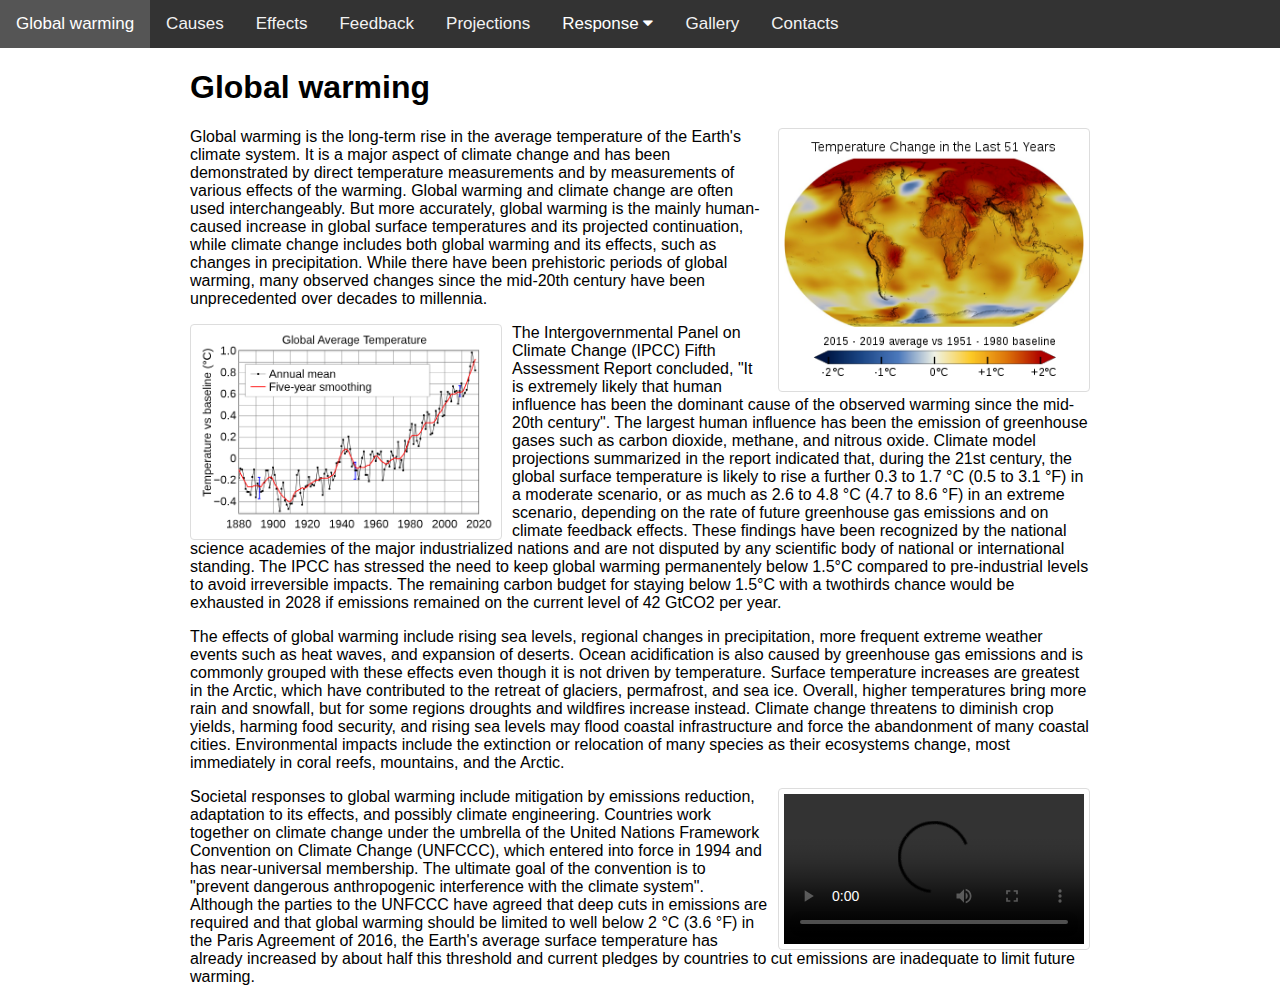
<file: index.html>
<!doctype html>
<html lang="en">
<head>
    <meta charset="UTF-8">
    <meta name="viewport" content="width=device-width, user-scalable=no, initial-scale=1.0, maximum-scale=1.0, minimum-scale=1.0">
    <meta http-equiv="X-UA-Compatible" content="ie=edge">
    <link rel="shortcut icon" type="image/x-icon" href="images/index/logo.png">
    <title>Global warming</title>
    <link rel="stylesheet" href="./css/style.css">
    <link rel="stylesheet" href="https://cdnjs.cloudflare.com/ajax/libs/font-awesome/4.7.0/css/font-awesome.min.css">
    <script src="js/script.js"></script>
</head>
<body>
    <div class="topnav" id="myTopnav">
        <a href="index.html" class="active">Global warming</a>
        <a href="causes.html">Causes</a>
        <a href="effects.html">Effects</a>
        <a href="feedback.html">Feedback</a>
        <a href="projections.html">Projections</a>
        <div class="dropdown">
            <button class="dropbtn">Response
                <i class="fa fa-caret-down"></i>
            </button>
            <div class="dropdown-content">
                <a href="response.html">Introduction</a>
                <a href="response.html#mitigation">Mitigation</a>
                <a href="response.html#drivers">Drivers of greenhouse gas emissions</a>
                <a href="response.html#reducing">Reducing greenhouse gases</a>
            </div>
        </div>
        <a href="javascript:void(0);" style="font-size:15px;" class="icon" onclick="myFunction()">&#9776;</a>
        <a href="gallery.html">Gallery</a>
        <a href="contact.html">Contacts</a>
    </div>
    <div class="text">
        <h1>Global warming</h1>
        <div class="center"><img src="images/index/1024px-Change_in_Average_Temperature.png" alt="Temperature change in the Last 51 Years" class="img-right"></div><p>Global warming is the long-term rise in the average temperature of the Earth's climate system. It is a major aspect of climate change and has been demonstrated by direct temperature measurements and by measurements of various effects of the warming. Global warming and climate change are often used interchangeably. But more accurately, global warming is the mainly human-caused increase in global surface temperatures and its projected continuation, while climate change includes both global warming and its effects, such as changes in precipitation. While there have been prehistoric periods of global warming, many observed changes since the mid-20th century have been unprecedented over decades to millennia.</p>
        <div class="center"><img src="images/index/1280px-Global_Temperature_Anomaly.svg.png" alt="Global temperature anomaly" class="img-left"></div><p>The Intergovernmental Panel on Climate Change (IPCC) Fifth Assessment Report concluded, "It is extremely likely that human influence has been the dominant cause of the observed warming since the mid-20th century". The largest human influence has been the emission of greenhouse gases such as carbon dioxide, methane, and nitrous oxide. Climate model projections summarized in the report indicated that, during the 21st century, the global surface temperature is likely to rise a further 0.3 to 1.7 °C (0.5 to 3.1 °F) in a moderate scenario, or as much as 2.6 to 4.8 °C (4.7 to 8.6 °F) in an extreme scenario, depending on the rate of future greenhouse gas emissions and on climate feedback effects. These findings have been recognized by the national science academies of the major industrialized nations and are not disputed by any scientific body of national or international standing. The IPCC has stressed the need to keep global warming permanentely below 1.5°C compared to pre-industrial levels to avoid irreversible impacts. The remaining carbon budget for staying below 1.5°C with a twothirds chance would be exhausted in 2028 if emissions remained on the current level of 42 GtCO2 per year.</p>
        <p>The effects of global warming include rising sea levels, regional changes in precipitation, more frequent extreme weather events such as heat waves, and expansion of deserts. Ocean acidification is also caused by greenhouse gas emissions and is commonly grouped with these effects even though it is not driven by temperature. Surface temperature increases are greatest in the Arctic, which have contributed to the retreat of glaciers, permafrost, and sea ice. Overall, higher temperatures bring more rain and snowfall, but for some regions droughts and wildfires increase instead. Climate change threatens to diminish crop yields, harming food security, and rising sea levels may flood coastal infrastructure and force the abandonment of many coastal cities. Environmental impacts include the extinction or relocation of many species as their ecosystems change, most immediately in coral reefs, mountains, and the Arctic.</p>
        <div class="center">
            <video width="300" controls class="video">
                <source src="https://upload.wikimedia.org/wikipedia/commons/transcoded/b/b9/1880-_Global_surface_temperature_-_heat_map_animation_-_NASA_SVS.webm/1880-_Global_surface_temperature_-_heat_map_animation_-_NASA_SVS.webm.480p.vp9.webm" type="video/mp4">
            </video>
        </div>
        <p>Societal responses to global warming include mitigation by emissions reduction, adaptation to its effects, and possibly climate engineering. Countries work together on climate change under the umbrella of the United Nations Framework Convention on Climate Change (UNFCCC), which entered into force in 1994 and has near-universal membership. The ultimate goal of the convention is to "prevent dangerous anthropogenic interference with the climate system". Although the parties to the UNFCCC have agreed that deep cuts in emissions are required and that global warming should be limited to well below 2 °C (3.6 °F) in the Paris Agreement of 2016, the Earth's average surface temperature has already increased by about half this threshold and current pledges by countries to cut emissions are inadequate to limit future warming.</p>
    </div>
</body>
</file>
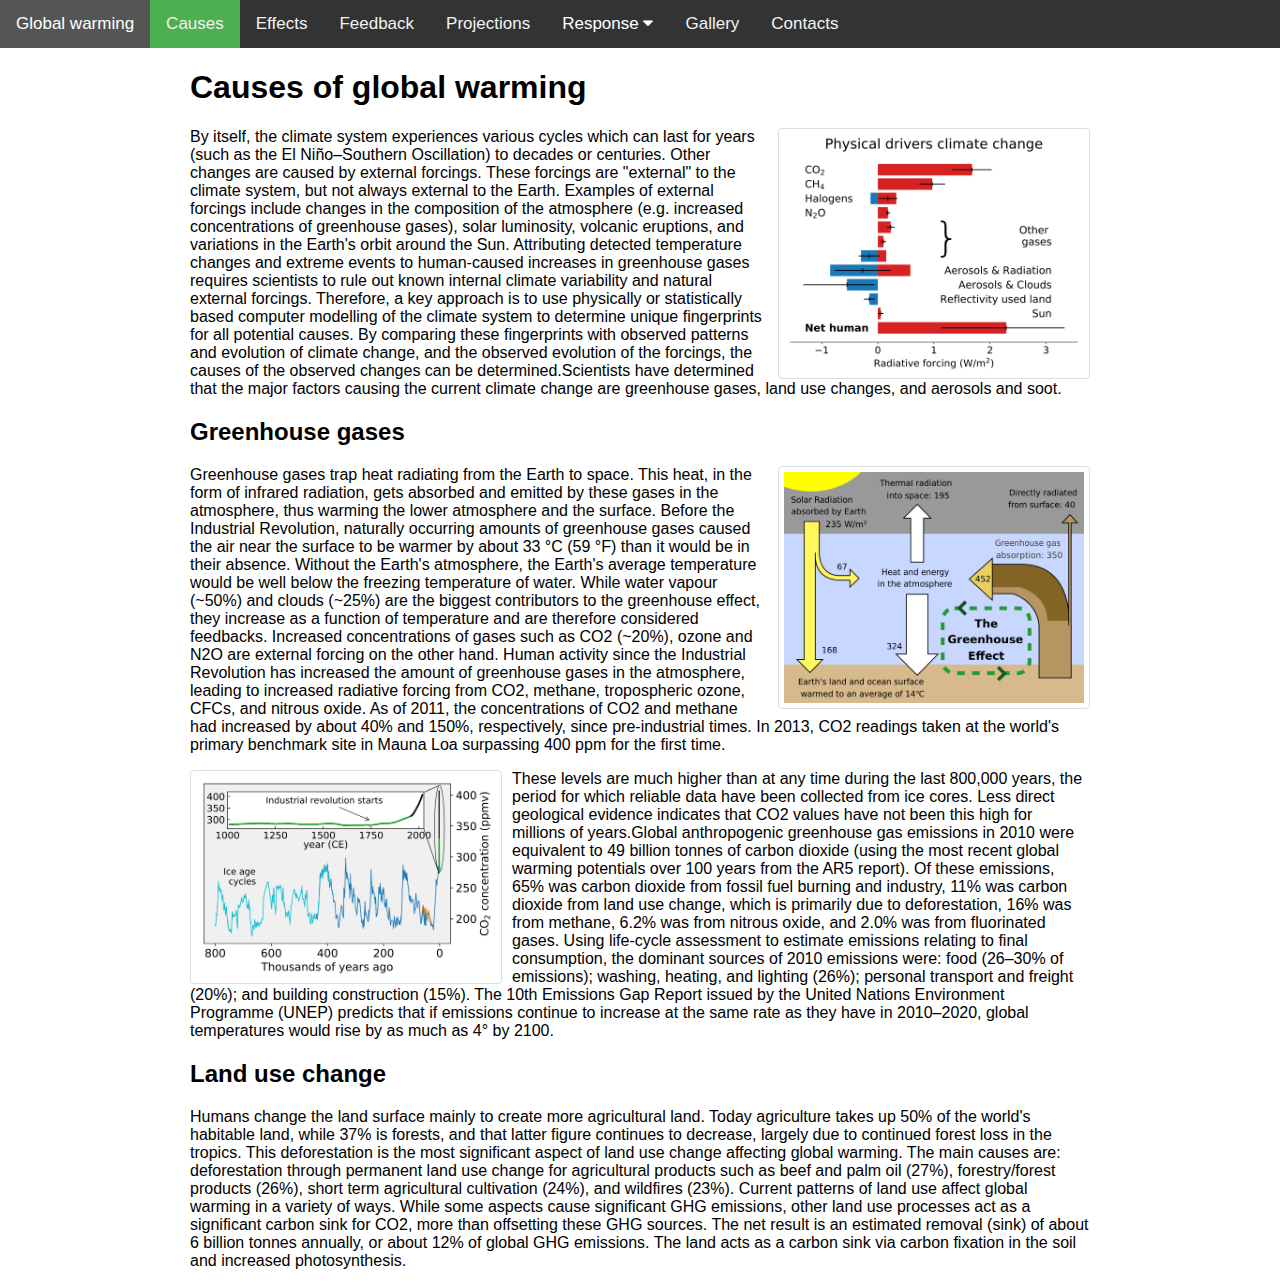
<file: causes.html>
<!doctype html>
<html lang="en">
<head>
    <meta charset="UTF-8">
    <meta name="viewport" content="width=device-width, user-scalable=no, initial-scale=1.0, maximum-scale=1.0, minimum-scale=1.0">
    <meta http-equiv="X-UA-Compatible" content="ie=edge">
    <link rel="shortcut icon" type="image/x-icon" href="images/index/logo.png">
    <title>Causes of global warming</title>
    <link rel="stylesheet" href="./css/style.css">
    <link rel="stylesheet" href="https://cdnjs.cloudflare.com/ajax/libs/font-awesome/4.7.0/css/font-awesome.min.css">
    <script src="js/script.js"></script>
</head>
<body>
    <div class="topnav" id="myTopnav">
        <a href="index.html">Global warming</a>
        <a href="causes.html" class="active">Causes</a>
        <a href="effects.html">Effects</a>
        <a href="feedback.html">Feedback</a>
        <a href="projections.html">Projections</a>
        <div class="dropdown">
            <button class="dropbtn">Response
                <i class="fa fa-caret-down"></i>
            </button>
            <div class="dropdown-content">
                <a href="response.html">Introduction</a>
                <a href="response.html#mitigation">Mitigation</a>
                <a href="response.html#drivers">Drivers of greenhouse gas emissions</a>
                <a href="response.html#reducing">Reducing greenhouse gases</a>
            </div>
        </div>
        <a href="javascript:void(0);" style="font-size:15px;" class="icon" onclick="myFunction()">&#9776;</a>
        <a href="gallery.html">Gallery</a>
        <a href="contact.html">Contacts</a>
    </div>
    <div class="text">
        <h1>Causes of global warming</h1>
        <div class="center"><img src="./images/causes/1280px-Radiative_forcing_1750-2011.svg.png" alt="Radiative forcing 1750-2011" class="img-right"></div><p>By itself, the climate system experiences various cycles which can last for years (such as the El Niño–Southern Oscillation) to decades or centuries. Other changes are caused by external forcings. These forcings are "external" to the climate system, but not always external to the Earth. Examples of external forcings include changes in the composition of the atmosphere (e.g. increased concentrations of greenhouse gases), solar luminosity, volcanic eruptions, and variations in the Earth's orbit around the Sun. Attributing detected temperature changes and extreme events to human-caused increases in greenhouse gases requires scientists to rule out known internal climate variability and natural external forcings. Therefore, a key approach is to use physically or statistically based computer modelling of the climate system to determine unique fingerprints for all potential causes. By comparing these fingerprints with observed patterns and evolution of climate change, and the observed evolution of the forcings, the causes of the observed changes can be determined.Scientists have determined that the major factors causing the current climate change are greenhouse gases, land use changes, and aerosols and soot.</p>
        <h2>Greenhouse gases</h2>
        <div class="center"><img src="./images/causes/1280px-Greenhouse_Effect.svg.png" alt="Greenhouse Effect" class="img-right"></div><p>Greenhouse gases trap heat radiating from the Earth to space. This heat, in the form of infrared radiation, gets absorbed and emitted by these gases in the atmosphere, thus warming the lower atmosphere and the surface. Before the Industrial Revolution, naturally occurring amounts of greenhouse gases caused the air near the surface to be warmer by about 33 °C (59 °F) than it would be in their absence. Without the Earth's atmosphere, the Earth's average temperature would be well below the freezing temperature of water. While water vapour (~50%) and clouds (~25%) are the biggest contributors to the greenhouse effect, they increase as a function of temperature and are therefore considered feedbacks. Increased concentrations of gases such as CO2 (~20%), ozone and N2O are external forcing on the other hand. Human activity since the Industrial Revolution has increased the amount of greenhouse gases in the atmosphere, leading to increased radiative forcing from CO2, methane, tropospheric ozone, CFCs, and nitrous oxide. As of 2011, the concentrations of CO2 and methane had increased by about 40% and 150%, respectively, since pre-industrial times. In 2013, CO2 readings taken at the world's primary benchmark site in Mauna Loa surpassing 400 ppm for the first time.</p>
        <div class="center"><img src="./images/causes/1280px-Carbon_Dioxide_800kyr.svg.png" alt="Carbon Dioxide" class="img-left"></div>
        <p>These levels are much higher than at any time during the last 800,000 years, the period for which reliable data have been collected from ice cores. Less direct geological evidence indicates that CO2 values have not been this high for millions of years.Global anthropogenic greenhouse gas emissions in 2010 were equivalent to 49 billion tonnes of carbon dioxide (using the most recent global warming potentials over 100 years from the AR5 report). Of these emissions, 65% was carbon dioxide from fossil fuel burning and industry, 11% was carbon dioxide from land use change, which is primarily due to deforestation, 16% was from methane, 6.2% was from nitrous oxide, and 2.0% was from fluorinated gases. Using life-cycle assessment to estimate emissions relating to final consumption, the dominant sources of 2010 emissions were: food (26–30% of emissions); washing, heating, and lighting (26%); personal transport and freight (20%); and building construction (15%). The 10th Emissions Gap Report issued by the United Nations Environment Programme (UNEP) predicts that if emissions continue to increase at the same rate as they have in 2010–2020, global temperatures would rise by as much as 4° by 2100.</p>
        <h2>Land use change</h2>
        <p>Humans change the land surface mainly to create more agricultural land. Today agriculture takes up 50% of the world's habitable land, while 37% is forests, and that latter figure continues to decrease, largely due to continued forest loss in the tropics. This deforestation is the most significant aspect of land use change affecting global warming. The main causes are: deforestation through permanent land use change for agricultural products such as beef and palm oil (27%), forestry/forest products (26%), short term agricultural cultivation (24%), and wildfires (23%). Current patterns of land use affect global warming in a variety of ways. While some aspects cause significant GHG emissions, other land use processes act as a significant carbon sink for CO2, more than offsetting these GHG sources. The net result is an estimated removal (sink) of about 6 billion tonnes annually, or about 12% of global GHG emissions. The land acts as a carbon sink via carbon fixation in the soil and increased photosynthesis.
        </p>
    </div>
</body>
</html>
</file>
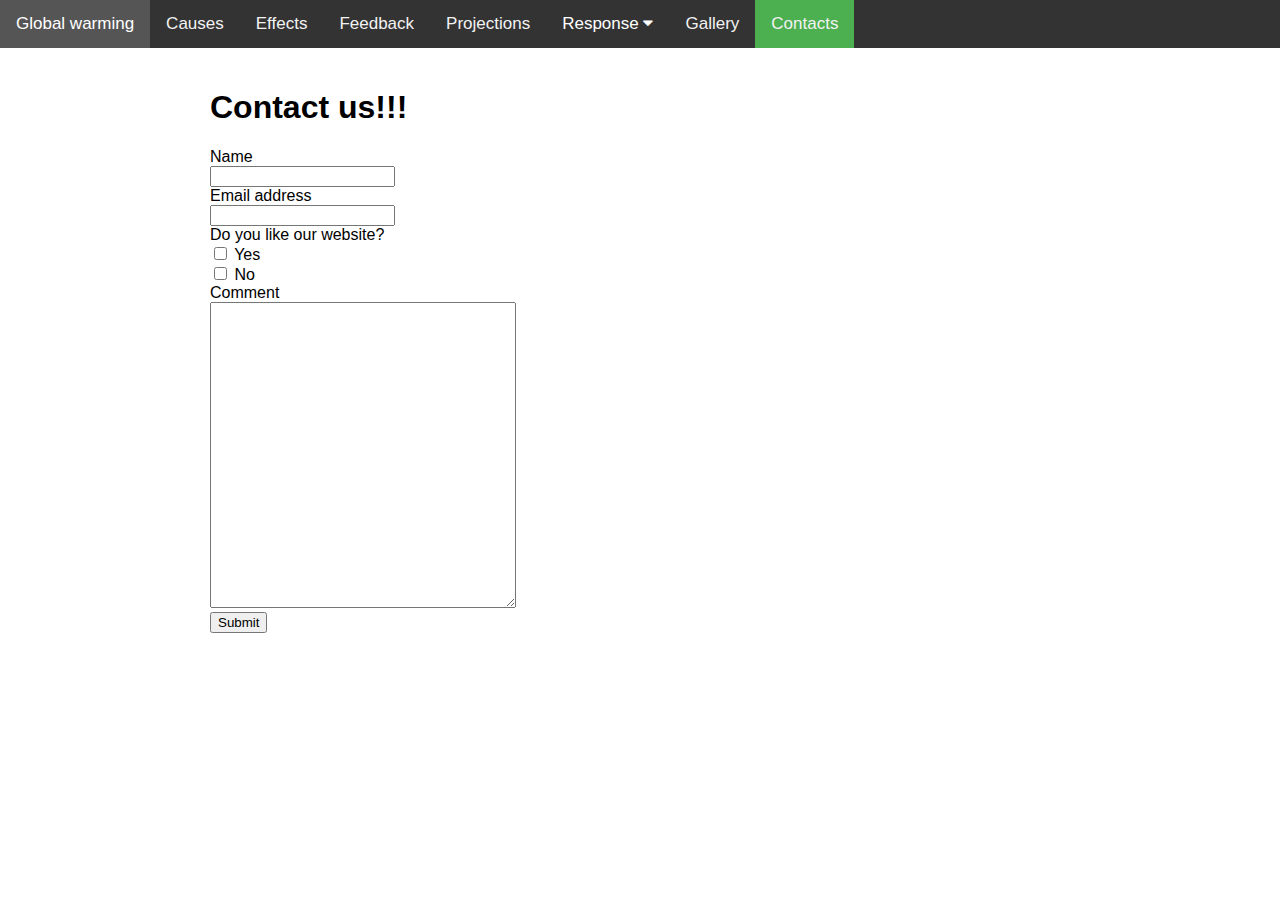
<file: contact.html>
<!doctype html>
<html lang="en">
<head>
    <meta charset="UTF-8">
    <meta name="viewport" content="width=device-width, user-scalable=no, initial-scale=1.0, maximum-scale=1.0, minimum-scale=1.0">
    <meta http-equiv="X-UA-Compatible" content="ie=edge">
    <link rel="shortcut icon" type="image/x-icon" href="images/index/logo.png">
    <title>Global warming</title>
    <link rel="stylesheet" href="./css/style.css">
    <link rel="stylesheet" href="https://cdnjs.cloudflare.com/ajax/libs/font-awesome/4.7.0/css/font-awesome.min.css">
    <script src="js/script.js"></script>
</head>
<body>
    <div class="topnav" id="myTopnav">
        <a href="index.html">Global warming</a>
        <a href="causes.html">Causes</a>
        <a href="effects.html">Effects</a>
        <a href="feedback.html">Feedback</a>
        <a href="projections.html">Projections</a>
        <div class="dropdown">
            <button class="dropbtn">Response
                <i class="fa fa-caret-down"></i>
            </button>
            <div class="dropdown-content">
                <a href="response.html">Introduction</a>
                <a href="response.html#mitigation">Mitigation</a>
                <a href="response.html#drivers">Drivers of greenhouse gas emissions</a>
                <a href="response.html#reducing">Reducing greenhouse gases</a>
            </div>
        </div>
        <a href="javascript:void(0);" style="font-size:15px;" class="icon" onclick="myFunction()">&#9776;</a>
        <a href="gallery.html">Gallery</a>
        <a href="contact.html" class="active">Contacts</a>
    </div>
    <div class="text">
        <div style="float: left; padding: 20px;">
            <h1>Contact us!!!</h1>
            <form action="#" class="form">
                <label for="name">Name</label><br>
                <input type="text" id="name" name="name"><br>
                <label for="email">Email address</label><br>
                <input type="email" id="email" name="email"><br>
                <div>Do you like our website?</div>
                <input type="checkbox" id="yes" name="yes" value="yes">
                <label for="yes">Yes</label><br>
                <input type="checkbox" id="no" name="no" value="no">
                <label for="no">No</label><br>
                <label for="comment">Comment</label><br>
                <textarea id="comment" name="comment" style="width: 300px"></textarea><br>
                <input type="submit" value="Submit">
            </form>
        </div>
        <div style="float: left; padding: 20px;">
            <iframe src="https://www.google.com/maps/embed?pb=!1m18!1m12!1m3!1d34809.6311779644!2d24.10881908785258!3d56.95562077249511!2m3!1f0!2f0!3f0!3m2!1i1024!2i768!4f13.1!3m3!1m2!1s0x46eecf7bac058ce9%3A0x96a8a0e931b27448!2sRiga%20State%20Technical%20School!5e0!3m2!1sen!2slv!4v1583760378899!5m2!1sen!2slv" width="500" height="520" style="border:0;" allowfullscreen=""></iframe>
        </div>
    </div>
</body>
</html>
</file>
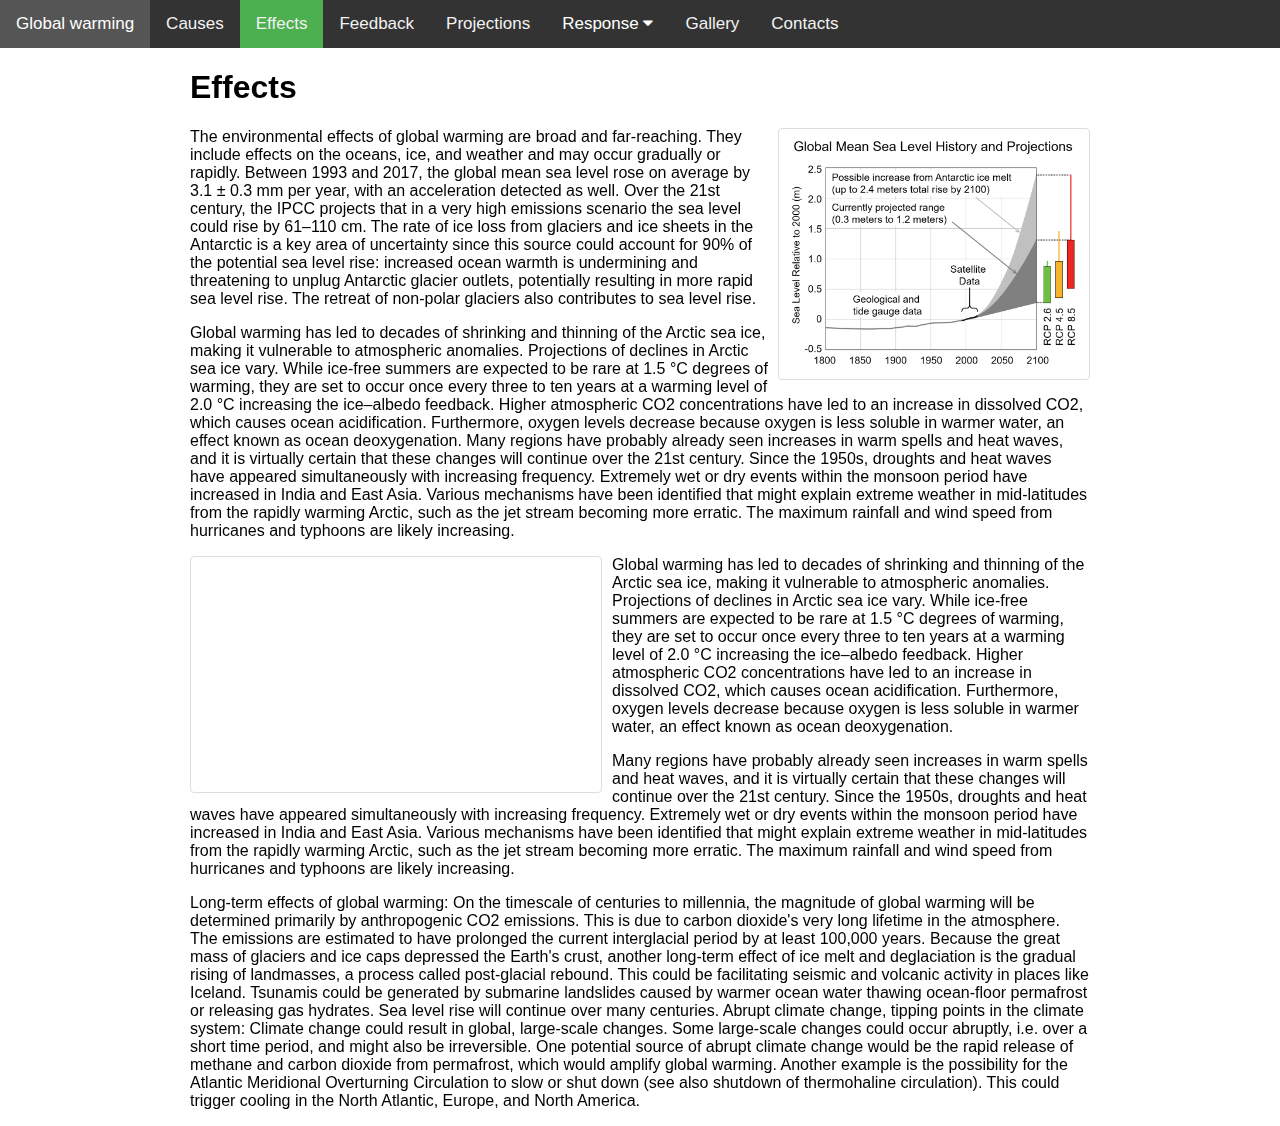
<file: effects.html>
<!doctype html>
<html lang="en">
<head>
    <meta charset="UTF-8">
    <meta name="viewport" content="width=device-width, user-scalable=no, initial-scale=1.0, maximum-scale=1.0, minimum-scale=1.0">
    <meta http-equiv="X-UA-Compatible" content="ie=edge">
    <link rel="shortcut icon" type="image/x-icon" href="images/index/logo.png">
    <title>Effects</title>
    <link rel="stylesheet" href="./css/style.css">
    <link rel="stylesheet" href="https://cdnjs.cloudflare.com/ajax/libs/font-awesome/4.7.0/css/font-awesome.min.css">
    <script src="js/script.js"></script>
</head>
<body>
    <div class="topnav" id="myTopnav">
        <a href="index.html">Global warming</a>
        <a href="causes.html">Causes</a>
        <a href="effects.html" class="active">Effects</a>
        <a href="feedback.html">Feedback</a>
        <a href="projections.html">Projections</a>
        <div class="dropdown">
            <button class="dropbtn">Response
                <i class="fa fa-caret-down"></i>
            </button>
            <div class="dropdown-content">
                <a href="response.html">Introduction</a>
                <a href="response.html#mitigation">Mitigation</a>
                <a href="response.html#drivers">Drivers of greenhouse gas emissions</a>
                <a href="response.html#reducing">Reducing greenhouse gases</a>
            </div>
        </div>
        <a href="javascript:void(0);" style="font-size:15px;" class="icon" onclick="myFunction()">&#9776;</a>
        <a href="gallery.html">Gallery</a>
        <a href="contact.html">Contacts</a>
    </div>
    <div class="text">
        <h1>Effects</h1>
        <div class="center"><img src="images/effects/1024px-Sea_Level_Rise.png" alt="Sea level rise" class="img-right"></div><p>The environmental effects of global warming are broad and far-reaching. They include effects on the oceans, ice, and weather and may occur gradually or rapidly. Between 1993 and 2017, the global mean sea level rose on average by 3.1 ± 0.3 mm per year, with an acceleration detected as well. Over the 21st century, the IPCC projects that in a very high emissions scenario the sea level could rise by 61–110 cm. The rate of ice loss from glaciers and ice sheets in the Antarctic is a key area of uncertainty since this source could account for 90% of the potential sea level rise: increased ocean warmth is undermining and threatening to unplug Antarctic glacier outlets, potentially resulting in more rapid sea level rise. The retreat of non-polar glaciers also contributes to sea level rise.</p>
        <p>Global warming has led to decades of shrinking and thinning of the Arctic sea ice, making it vulnerable to atmospheric anomalies. Projections of declines in Arctic sea ice vary. While ice-free summers are expected to be rare at 1.5 °C degrees of warming, they are set to occur once every three to ten years at a warming level of 2.0 °C increasing the ice–albedo feedback. Higher atmospheric CO2 concentrations have led to an increase in dissolved CO2, which causes ocean acidification. Furthermore, oxygen levels decrease because oxygen is less soluble in warmer water, an effect known as ocean deoxygenation. Many regions have probably already seen increases in warm spells and heat waves, and it is virtually certain that these changes will continue over the 21st century. Since the 1950s, droughts and heat waves have appeared simultaneously with increasing frequency. Extremely wet or dry events within the monsoon period have increased in India and East Asia. Various mechanisms have been identified that might explain extreme weather in mid-latitudes from the rapidly warming Arctic, such as the jet stream becoming more erratic. The maximum rainfall and wind speed from hurricanes and typhoons are likely increasing.</p>
        <div class="center"><iframe src="https://www.youtube.com/embed/SA5zh3yG_-0" allow="accelerometer; autoplay; encrypted-media; gyroscope; picture-in-picture" allowfullscreen class="video-youtube"></iframe></div><p>Global warming has led to decades of shrinking and thinning of the Arctic sea ice, making it vulnerable to atmospheric anomalies. Projections of declines in Arctic sea ice vary. While ice-free summers are expected to be rare at 1.5 °C degrees of warming, they are set to occur once every three to ten years at a warming level of 2.0 °C increasing the ice–albedo feedback. Higher atmospheric CO2 concentrations have led to an increase in dissolved CO2, which causes ocean acidification. Furthermore, oxygen levels decrease because oxygen is less soluble in warmer water, an effect known as ocean deoxygenation.</p>
        <p>Many regions have probably already seen increases in warm spells and heat waves, and it is virtually certain that these changes will continue over the 21st century. Since the 1950s, droughts and heat waves have appeared simultaneously with increasing frequency. Extremely wet or dry events within the monsoon period have increased in India and East Asia. Various mechanisms have been identified that might explain extreme weather in mid-latitudes from the rapidly warming Arctic, such as the jet stream becoming more erratic. The maximum rainfall and wind speed from hurricanes and typhoons are likely increasing.</p>
        <p>Long-term effects of global warming: On the timescale of centuries to millennia, the magnitude of global warming will be determined primarily by anthropogenic CO2 emissions. This is due to carbon dioxide's very long lifetime in the atmosphere. The emissions are estimated to have prolonged the current interglacial period by at least 100,000 years. Because the great mass of glaciers and ice caps depressed the Earth's crust, another long-term effect of ice melt and deglaciation is the gradual rising of landmasses, a process called post-glacial rebound. This could be facilitating seismic and volcanic activity in places like Iceland. Tsunamis could be generated by submarine landslides caused by warmer ocean water thawing ocean-floor permafrost or releasing gas hydrates. Sea level rise will continue over many centuries. Abrupt climate change, tipping points in the climate system: Climate change could result in global, large-scale changes. Some large-scale changes could occur abruptly, i.e. over a short time period, and might also be irreversible. One potential source of abrupt climate change would be the rapid release of methane and carbon dioxide from permafrost, which would amplify global warming. Another example is the possibility for the Atlantic Meridional Overturning Circulation to slow or shut down (see also shutdown of thermohaline circulation). This could trigger cooling in the North Atlantic, Europe, and North America.</p>
    </div>
</body>
</html>
</file>
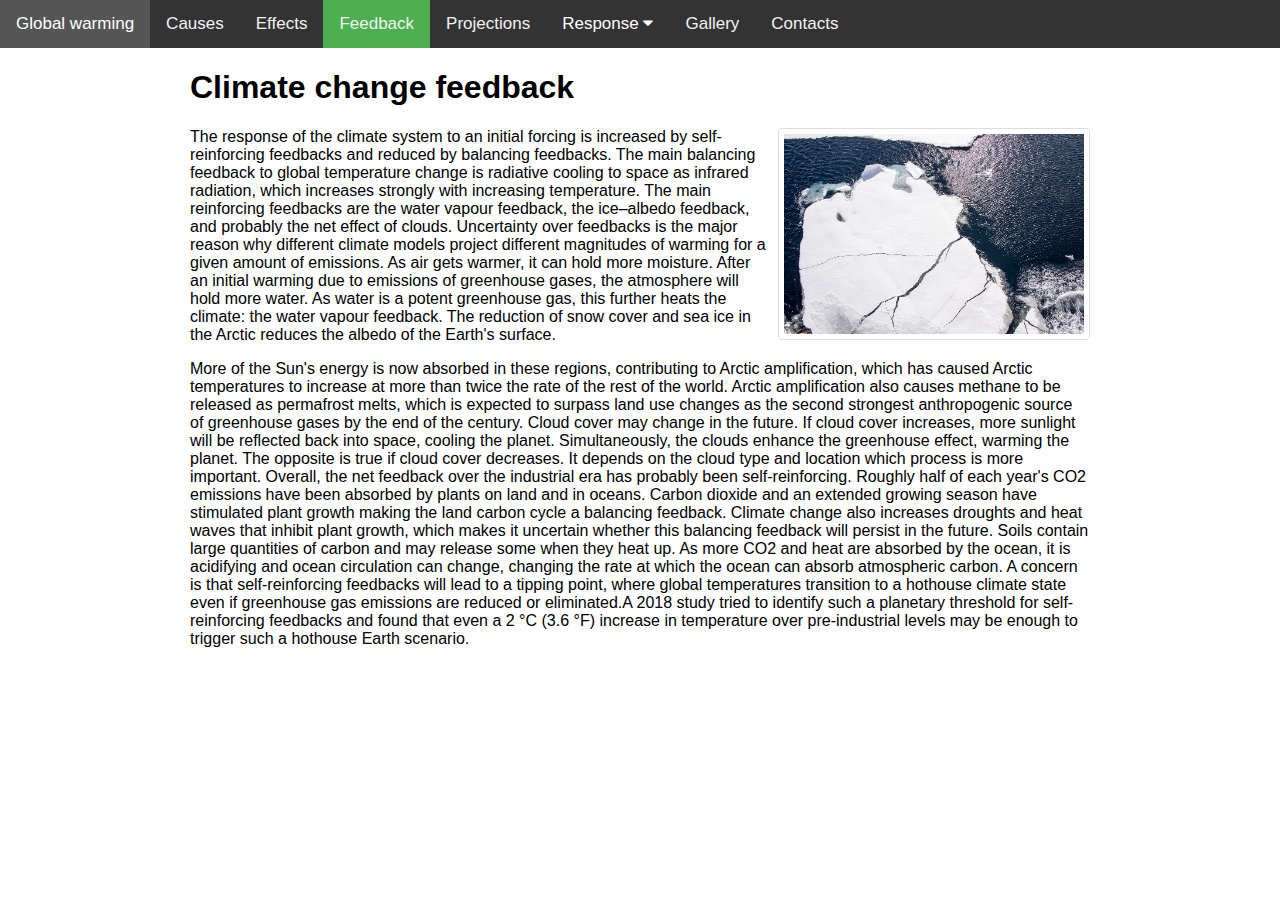
<file: feedback.html>
<!doctype html>
<html lang="en">
<head>
    <meta charset="UTF-8">
    <meta name="viewport" content="width=device-width, user-scalable=no, initial-scale=1.0, maximum-scale=1.0, minimum-scale=1.0">
    <meta http-equiv="X-UA-Compatible" content="ie=edge">
    <link rel="shortcut icon" type="image/x-icon" href="images/index/logo.png">
    <title>Climate change feedback</title>
    <link rel="stylesheet" href="./css/style.css">
    <link rel="stylesheet" href="https://cdnjs.cloudflare.com/ajax/libs/font-awesome/4.7.0/css/font-awesome.min.css">
    <script src="js/script.js"></script>
</head>
<body>
    <div class="topnav" id="myTopnav">
        <a href="index.html">Global warming</a>
        <a href="causes.html">Causes</a>
        <a href="effects.html">Effects</a>
        <a href="feedback.html" class="active">Feedback</a>
        <a href="projections.html">Projections</a>
        <div class="dropdown">
            <button class="dropbtn">Response
                <i class="fa fa-caret-down"></i>
            </button>
            <div class="dropdown-content">
                <a href="response.html">Introduction</a>
                <a href="response.html#mitigation">Mitigation</a>
                <a href="response.html#drivers">Drivers of greenhouse gas emissions</a>
                <a href="response.html#reducing">Reducing greenhouse gases</a>
            </div>
        </div>
        <a href="javascript:void(0);" style="font-size:15px;" class="icon" onclick="myFunction()">&#9776;</a>
        <a href="gallery.html">Gallery</a>
        <a href="contact.html">Contacts</a>
    </div>
    <div class="text">
        <h1>Climate change feedback</h1>
        <div class="center"><img src="images/feedback/NORTH_POLE_Ice_(19626661335).jpg" alt="North pole ice" class="img-right"></div><p>The response of the climate system to an initial forcing is increased by self-reinforcing feedbacks and reduced by balancing feedbacks. The main balancing feedback to global temperature change is radiative cooling to space as infrared radiation, which increases strongly with increasing temperature. The main reinforcing feedbacks are the water vapour feedback, the ice–albedo feedback, and probably the net effect of clouds. Uncertainty over feedbacks is the major reason why different climate models project different magnitudes of warming for a given amount of emissions. As air gets warmer, it can hold more moisture. After an initial warming due to emissions of greenhouse gases, the atmosphere will hold more water. As water is a potent greenhouse gas, this further heats the climate: the water vapour feedback. The reduction of snow cover and sea ice in the Arctic reduces the albedo of the Earth's surface.</p>
        <p>More of the Sun's energy is now absorbed in these regions, contributing to Arctic amplification, which has caused Arctic temperatures to increase at more than twice the rate of the rest of the world. Arctic amplification also causes methane to be released as permafrost melts, which is expected to surpass land use changes as the second strongest anthropogenic source of greenhouse gases by the end of the century. Cloud cover may change in the future. If cloud cover increases, more sunlight will be reflected back into space, cooling the planet. Simultaneously, the clouds enhance the greenhouse effect, warming the planet. The opposite is true if cloud cover decreases. It depends on the cloud type and location which process is more important. Overall, the net feedback over the industrial era has probably been self-reinforcing. Roughly half of each year's CO2 emissions have been absorbed by plants on land and in oceans. Carbon dioxide and an extended growing season have stimulated plant growth making the land carbon cycle a balancing feedback. Climate change also increases droughts and heat waves that inhibit plant growth, which makes it uncertain whether this balancing feedback will persist in the future. Soils contain large quantities of carbon and may release some when they heat up. As more CO2 and heat are absorbed by the ocean, it is acidifying and ocean circulation can change, changing the rate at which the ocean can absorb atmospheric carbon. A concern is that self-reinforcing feedbacks will lead to a tipping point, where global temperatures transition to a hothouse climate state even if greenhouse gas emissions are reduced or eliminated.A 2018 study tried to identify such a planetary threshold for self-reinforcing feedbacks and found that even a 2 °C (3.6 °F) increase in temperature over pre-industrial levels may be enough to trigger such a hothouse Earth scenario.</p>
    </div>
</body>
</html>
</file>
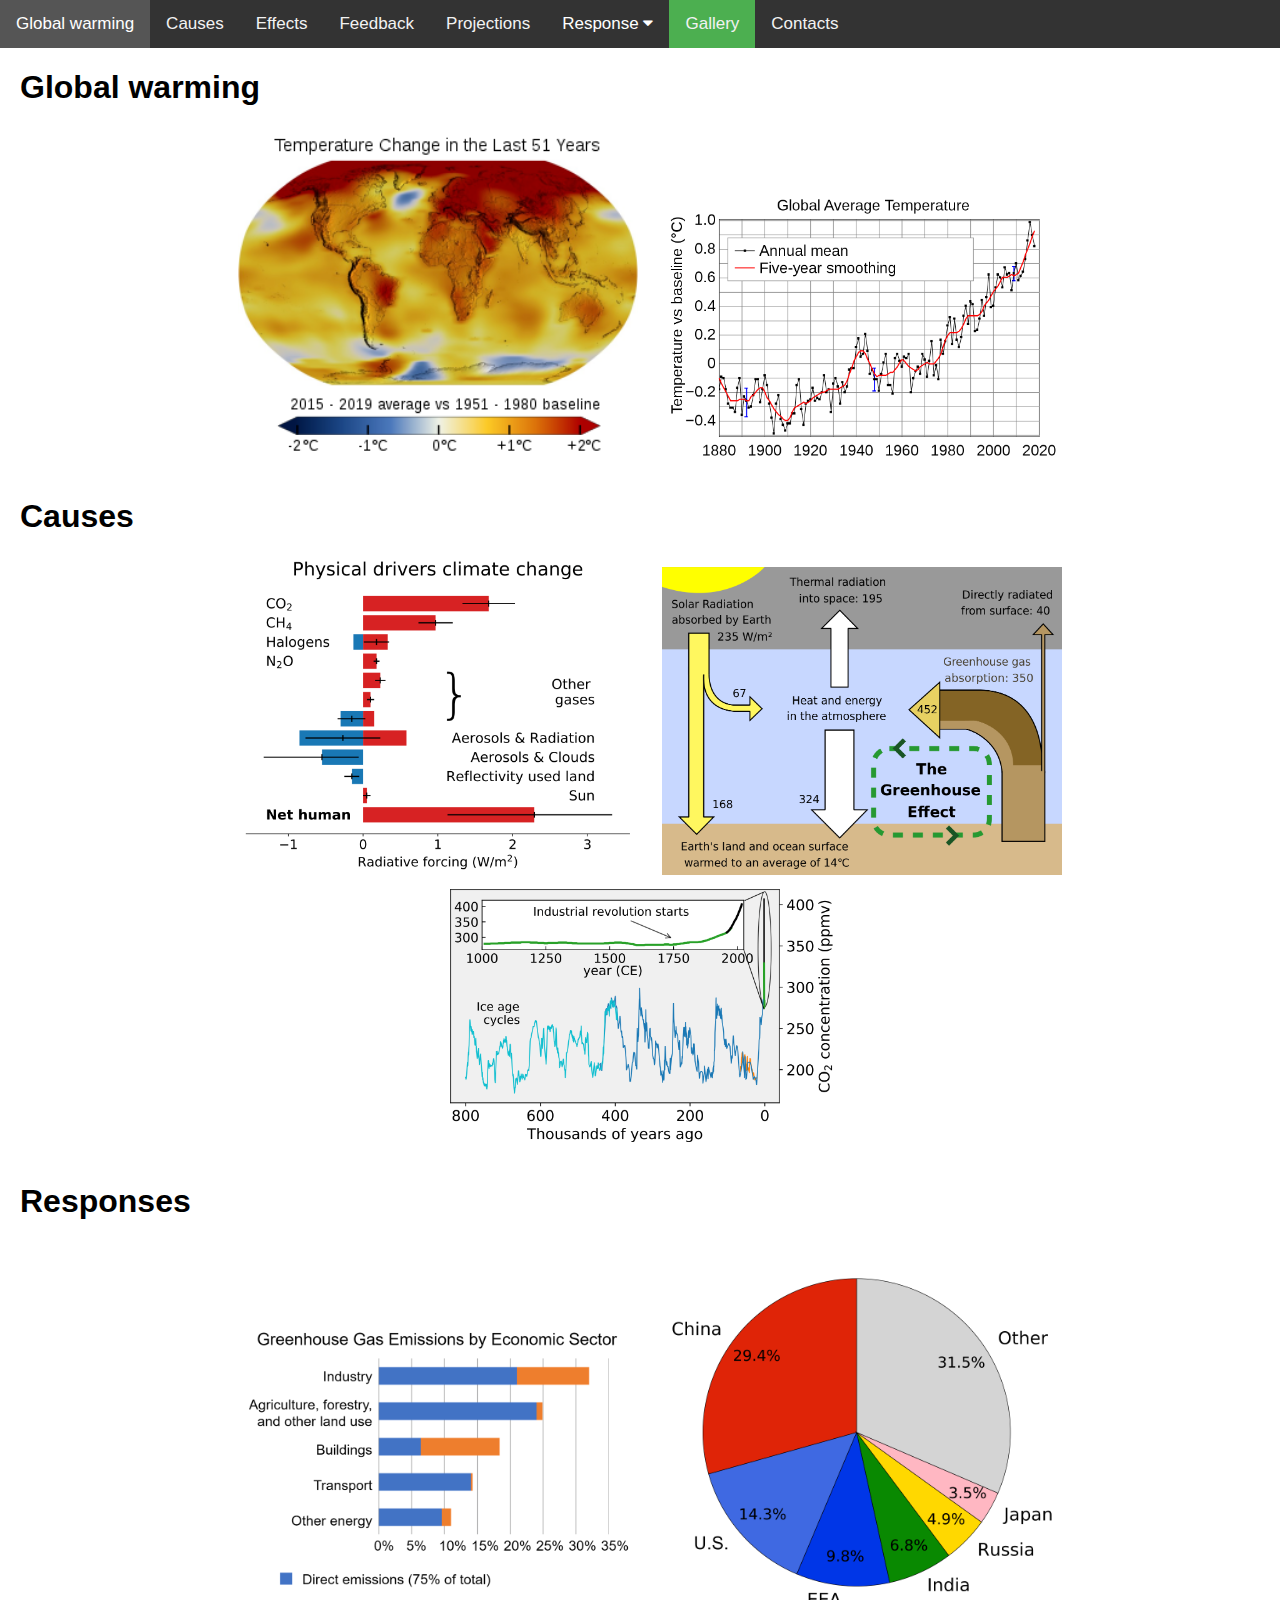
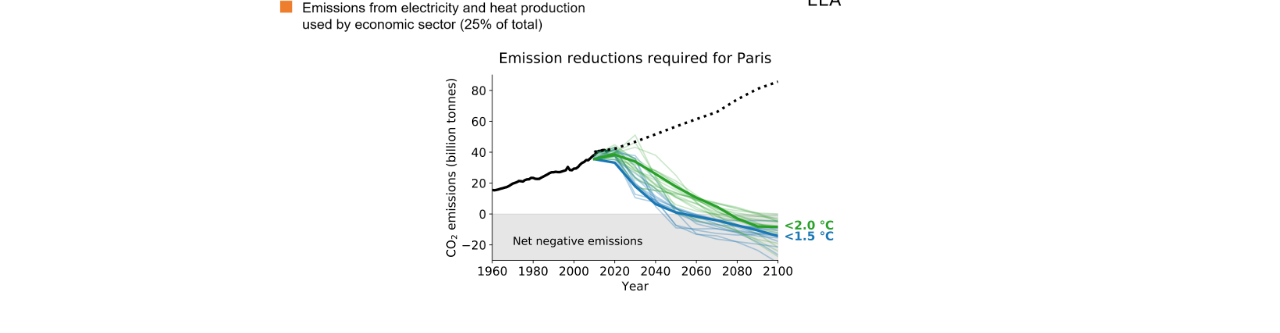
<file: gallery.html>
<!doctype html>
<html lang="en">
<head>
    <meta charset="UTF-8">
    <meta name="viewport" content="width=device-width, user-scalable=no, initial-scale=1.0, maximum-scale=1.0, minimum-scale=1.0">
    <meta http-equiv="X-UA-Compatible" content="ie=edge">
    <link rel="stylesheet" href="./css/style.css">
    <link href="./css/lightbox.min.css" rel="stylesheet" />
    <script src="./js/lightbox-plus-jquery.min.js"></script>
    <link rel="shortcut icon" type="image/x-icon" href="images/index/logo.png">
    <title>Global warming</title>
    <link rel="stylesheet" href="https://cdnjs.cloudflare.com/ajax/libs/font-awesome/4.7.0/css/font-awesome.min.css">
    <script src="js/script.js"></script>
</head>
<body>
    <div class="topnav" id="myTopnav">
        <a href="index.html">Global warming</a>
        <a href="causes.html">Causes</a>
        <a href="effects.html">Effects</a>
        <a href="feedback.html">Feedback</a>
        <a href="projections.html">Projections</a>
        <div class="dropdown">
            <button class="dropbtn">Response
                <i class="fa fa-caret-down"></i>
            </button>
            <div class="dropdown-content">
                <a href="response.html">Introduction</a>
                <a href="response.html#mitigation">Mitigation</a>
                <a href="response.html#drivers">Drivers of greenhouse gas emissions</a>
                <a href="response.html#reducing">Reducing greenhouse gases</a>
            </div>
        </div>
        <a href="javascript:void(0);" style="font-size:15px;" class="icon" onclick="myFunction()">&#9776;</a>
        <a href="gallery.html" class="active">Gallery</a>
        <a href="contact.html">Contacts</a>
    </div>
    <div class="gallery">
        <h1>Global warming</h1>
        <div class="gallery-topic">
            <a href="./images/index/1024px-Change_in_Average_Temperature.png" data-lightbox="globalw"><img src="./images/index/1024px-Change_in_Average_Temperature.png" alt="Radiative forcing 1750-2011" class="gallery"></a>
            <a href="./images/index/1280px-Global_Temperature_Anomaly.svg.png" data-lightbox="globalw"><img src="./images/index/1280px-Global_Temperature_Anomaly.svg.png" alt="Greenhouse Effect"></a>
        </div>
        <h1>Causes</h1>
        <div class="gallery-topic">
            <a href="./images/causes/1280px-Radiative_forcing_1750-2011.svg.png" data-lightbox="causes"><img src="./images/causes/1280px-Radiative_forcing_1750-2011.svg.png" alt="Radiative forcing 1750-2011" class="gallery"></a>
            <a href="./images/causes/1280px-Greenhouse_Effect.svg.png" data-lightbox="causes"><img src="./images/causes/1280px-Greenhouse_Effect.svg.png" alt="Greenhouse Effect"></a>
            <a href="./images/causes/1280px-Carbon_Dioxide_800kyr.svg.png" data-lightbox="causes"><img src="./images/causes/1280px-Carbon_Dioxide_800kyr.svg.png" alt="Carbon Dioxide"></a>
        </div>
        <h1>Responses</h1>
        <div class="gallery-topic">
            <a href="./images/response/1024px-Annual_greenhouse_gas_emissions_by_sector,_in_2010_(color).png" data-lightbox="responses"><img src="./images/response/1024px-Annual_greenhouse_gas_emissions_by_sector,_in_2010_(color).png" alt="Radiative forcing 1750-2011" class="gallery"></a>
            <a href="./images/response/1024px-CO2_emission_pie_chart.svg.png" data-lightbox="responses"><img src="./images/response/1024px-CO2_emission_pie_chart.svg.png" alt="Greenhouse Effect"></a>
            <a href="./images/response/1024px-Mitigation_pathways.svg.png" data-lightbox="responses"><img src="./images/response/1024px-Mitigation_pathways.svg.png" alt="Carbon Dioxide"></a>
        </div>
    </div>
</body>
</html>
</file>
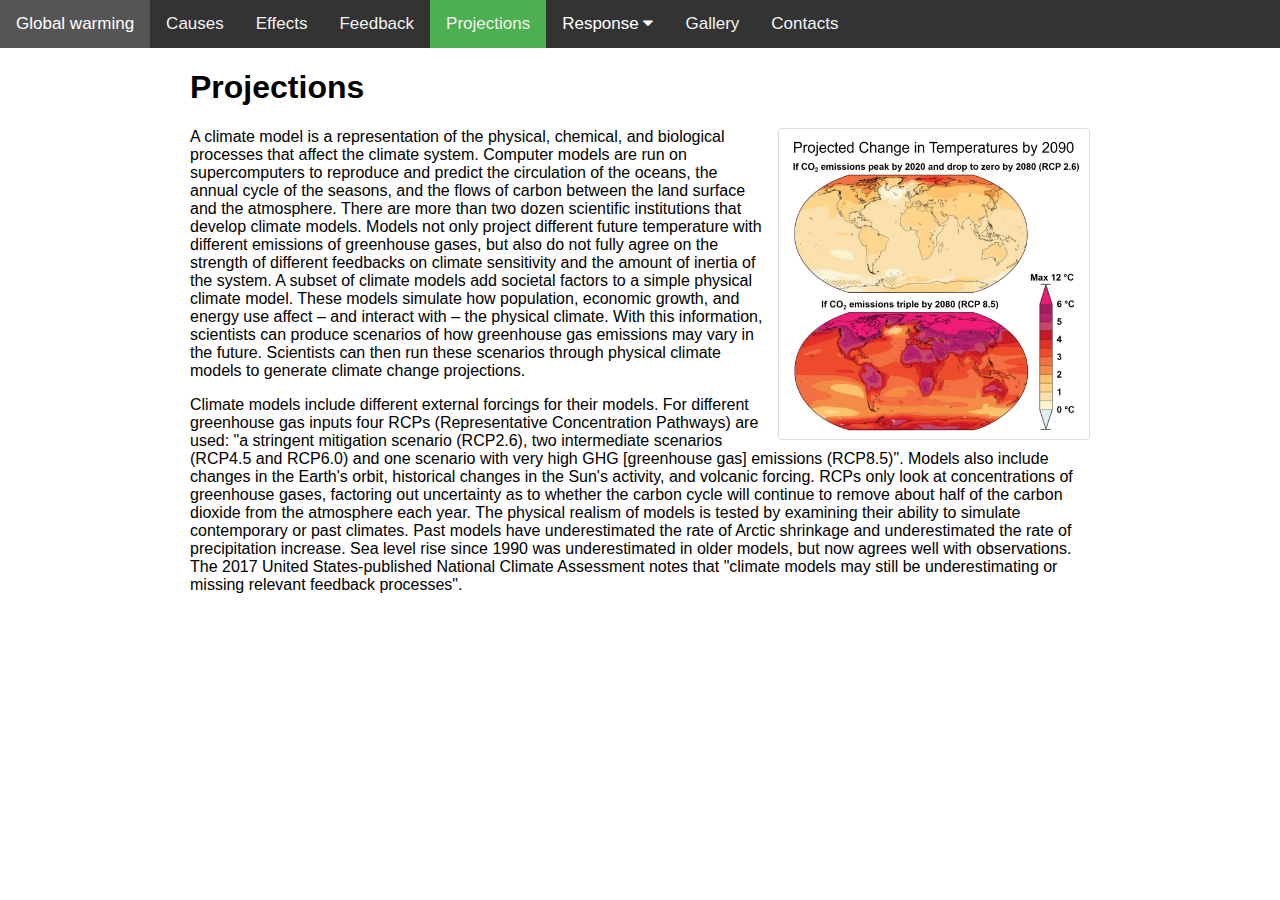
<file: projections.html>
<!doctype html>
<html lang="en">
<head>
    <meta charset="UTF-8">
    <meta name="viewport" content="width=device-width, user-scalable=no, initial-scale=1.0, maximum-scale=1.0, minimum-scale=1.0">
    <meta http-equiv="X-UA-Compatible" content="ie=edge">
    <link rel="shortcut icon" type="image/x-icon" href="images/index/logo.png">
    <title>Projections</title>
    <link rel="stylesheet" href="./css/style.css">
    <link rel="stylesheet" href="https://cdnjs.cloudflare.com/ajax/libs/font-awesome/4.7.0/css/font-awesome.min.css">
    <script src="js/script.js"></script>
</head>
<body>
    <div class="topnav" id="myTopnav">
        <a href="index.html">Global warming</a>
        <a href="causes.html">Causes</a>
        <a href="effects.html">Effects</a>
        <a href="feedback.html">Feedback</a>
        <a href="projections.html" class="active">Projections</a>
        <div class="dropdown">
            <button class="dropbtn">Response
                <i class="fa fa-caret-down"></i>
            </button>
            <div class="dropdown-content">
                <a href="response.html">Introduction</a>
                <a href="response.html#mitigation">Mitigation</a>
                <a href="response.html#drivers">Drivers of greenhouse gas emissions</a>
                <a href="response.html#reducing">Reducing greenhouse gases</a>
            </div>
        </div>
        <a href="javascript:void(0);" style="font-size:15px;" class="icon" onclick="myFunction()">&#9776;</a>
        <a href="gallery.html">Gallery</a>
        <a href="contact.html">Contacts</a>
    </div>
    <div class="text">
        <h1>Projections</h1>
        <div class="center"><img src="./images/projections/1024px-Projected_Change_in_Temperatures_by_2090.png" alt="Change in temperatures by 2090" class="img-right"></div><p>A climate model is a representation of the physical, chemical, and biological processes that affect the climate system. Computer models are run on supercomputers to reproduce and predict the circulation of the oceans, the annual cycle of the seasons, and the flows of carbon between the land surface and the atmosphere. There are more than two dozen scientific institutions that develop climate models. Models not only project different future temperature with different emissions of greenhouse gases, but also do not fully agree on the strength of different feedbacks on climate sensitivity and the amount of inertia of the system.
            A subset of climate models add societal factors to a simple physical climate model. These models simulate how population, economic growth, and energy use affect – and interact with – the physical climate. With this information, scientists can produce scenarios of how greenhouse gas emissions may vary in the future. Scientists can then run these scenarios through physical climate models to generate climate change projections.</p>
        <p>Climate models include different external forcings for their models. For different greenhouse gas inputs four RCPs (Representative Concentration Pathways) are used: "a stringent mitigation scenario (RCP2.6), two intermediate scenarios (RCP4.5 and RCP6.0) and one scenario with very high GHG [greenhouse gas] emissions (RCP8.5)". Models also include changes in the Earth's orbit, historical changes in the Sun's activity, and volcanic forcing. RCPs only look at concentrations of greenhouse gases, factoring out uncertainty as to whether the carbon cycle will continue to remove about half of the carbon dioxide from the atmosphere each year.
            The physical realism of models is tested by examining their ability to simulate contemporary or past climates. Past models have underestimated the rate of Arctic shrinkage and underestimated the rate of precipitation increase. Sea level rise since 1990 was underestimated in older models, but now agrees well with observations. The 2017 United States-published National Climate Assessment notes that "climate models may still be underestimating or missing relevant feedback processes".</p>
    </div>
</body>
</html>
</file>
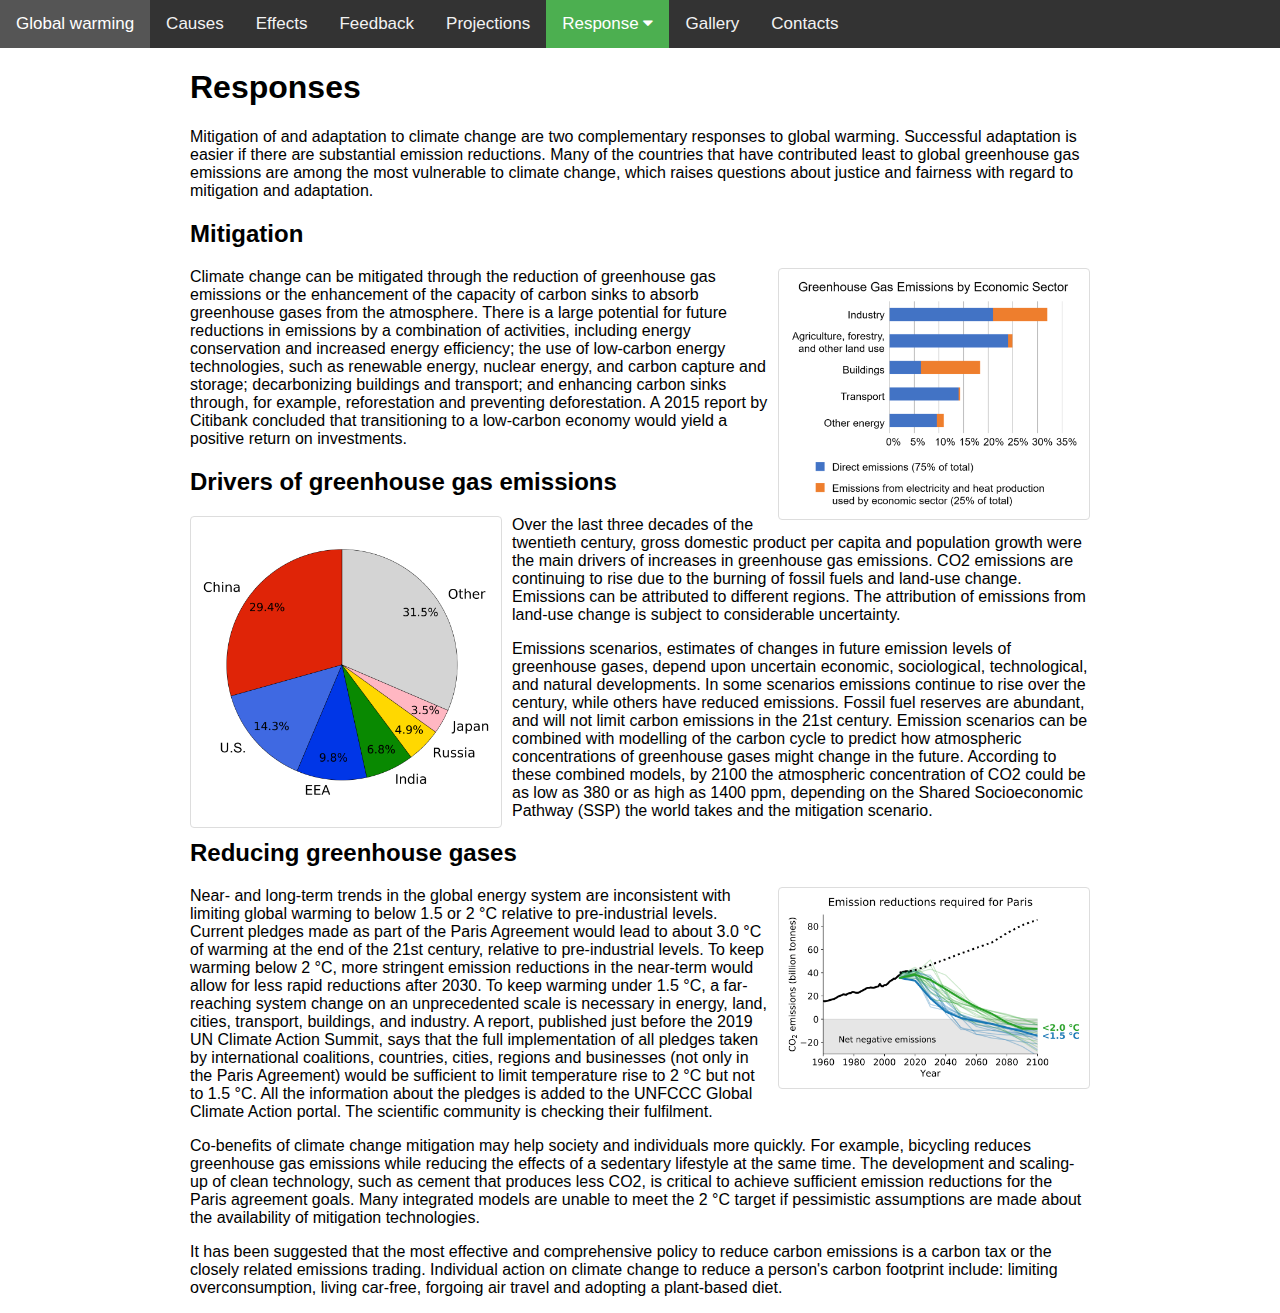
<file: response.html>
<!doctype html>
<html lang="en">
<head>
    <meta charset="UTF-8">
    <meta name="viewport" content="width=device-width, user-scalable=no, initial-scale=1.0, maximum-scale=1.0, minimum-scale=1.0">
    <meta http-equiv="X-UA-Compatible" content="ie=edge">
    <link rel="shortcut icon" type="image/x-icon" href="images/index/logo.png">
    <title>Responses</title>
    <link rel="stylesheet" href="./css/style.css">
    <link rel="stylesheet" href="https://cdnjs.cloudflare.com/ajax/libs/font-awesome/4.7.0/css/font-awesome.min.css">
    <script src="js/script.js"></script>
</head>
<body>
    <div class="topnav" id="myTopnav">
        <a href="index.html">Global warming</a>
        <a href="causes.html">Causes</a>
        <a href="effects.html">Effects</a>
        <a href="feedback.html">Feedback</a>
        <a href="projections.html">Projections</a>
        <div class="dropdown active">
            <button class="dropbtn">Response
                <i class="fa fa-caret-down"></i>
            </button>
            <div class="dropdown-content">
                <a href="response.html">Introduction</a>
                <a href="response.html#mitigation">Mitigation</a>
                <a href="response.html#drivers">Drivers of greenhouse gas emissions</a>
                <a href="response.html#reducing">Reducing greenhouse gases</a>
            </div>
        </div>
        <a href="javascript:void(0);" style="font-size:15px;" class="icon" onclick="myFunction()">&#9776;</a>
        <a href="gallery.html">Gallery</a>
        <a href="contact.html">Contacts</a>
    </div>
    <div class="text">
        <h1>Responses</h1>
        <p>Mitigation of and adaptation to climate change are two complementary responses to global warming. Successful adaptation is easier if there are substantial emission reductions. Many of the countries that have contributed least to global greenhouse gas emissions are among the most vulnerable to climate change, which raises questions about justice and fairness with regard to mitigation and adaptation.</p>
        <h2 id="mitigation">Mitigation</h2>
        <div class="center"><img src="images/response/1024px-Annual_greenhouse_gas_emissions_by_sector,_in_2010_(color).png" alt="Annual greenhouse gas emissions by sector" class="img-right"></div><p>Climate change can be mitigated through the reduction of greenhouse gas emissions or the enhancement of the capacity of carbon sinks to absorb greenhouse gases from the atmosphere. There is a large potential for future reductions in emissions by a combination of activities, including energy conservation and increased energy efficiency; the use of low-carbon energy technologies, such as renewable energy, nuclear energy, and carbon capture and storage; decarbonizing buildings and transport; and enhancing carbon sinks through, for example, reforestation and preventing deforestation. A 2015 report by Citibank concluded that transitioning to a low-carbon economy would yield a positive return on investments.</p>
        <h2 id="drivers">Drivers of greenhouse gas emissions</h2>
        <div class="center"><img src="./images/response/1024px-CO2_emission_pie_chart.svg.png" alt="C02 emission chart" class="img-left"></div><p>Over the last three decades of the twentieth century, gross domestic product per capita and population growth were the main drivers of increases in greenhouse gas emissions. CO2 emissions are continuing to rise due to the burning of fossil fuels and land-use change. Emissions can be attributed to different regions. The attribution of emissions from land-use change is subject to considerable uncertainty.</p>
        <p>Emissions scenarios, estimates of changes in future emission levels of greenhouse gases, depend upon uncertain economic, sociological, technological, and natural developments. In some scenarios emissions continue to rise over the century, while others have reduced emissions. Fossil fuel reserves are abundant, and will not limit carbon emissions in the 21st century. Emission scenarios can be combined with modelling of the carbon cycle to predict how atmospheric concentrations of greenhouse gases might change in the future. According to these combined models, by 2100 the atmospheric concentration of CO2 could be as low as 380 or as high as 1400 ppm, depending on the Shared Socioeconomic Pathway (SSP) the world takes and the mitigation scenario.</p>
        <h2 id="reducing">Reducing greenhouse gases</h2>
        <div class="center"><img src="./images/response/1024px-Mitigation_pathways.svg.png" alt="Mitigation pathways" class="img-right"></div><p>Near- and long-term trends in the global energy system are inconsistent with limiting global warming to below 1.5 or 2 °C relative to pre-industrial levels. Current pledges made as part of the Paris Agreement would lead to about 3.0 °C of warming at the end of the 21st century, relative to pre-industrial levels. To keep warming below 2 °C, more stringent emission reductions in the near-term would allow for less rapid reductions after 2030. To keep warming under 1.5 °C, a far-reaching system change on an unprecedented scale is necessary in energy, land, cities, transport, buildings, and industry. A report, published just before the 2019 UN Climate Action Summit, says that the full implementation of all pledges taken by international coalitions, countries, cities, regions and businesses (not only in the Paris Agreement) would be sufficient to limit temperature rise to 2 °C but not to 1.5 °C. All the information about the pledges is added to the UNFCCC Global Climate Action portal. The scientific community is checking their fulfilment.</p>
        <p>Co-benefits of climate change mitigation may help society and individuals more quickly. For example, bicycling reduces greenhouse gas emissions while reducing the effects of a sedentary lifestyle at the same time. The development and scaling-up of clean technology, such as cement that produces less CO2, is critical to achieve sufficient emission reductions for the Paris agreement goals. Many integrated models are unable to meet the 2 °C target if pessimistic assumptions are made about the availability of mitigation technologies. </p>
        <p>It has been suggested that the most effective and comprehensive policy to reduce carbon emissions is a carbon tax or the closely related emissions trading. Individual action on climate change to reduce a person's carbon footprint include: limiting overconsumption, living car-free, forgoing air travel and adopting a plant-based diet.</p>
    </div>
</body>
</html>
</file>
<file: css/style.css>
body {
    margin: 0;
    font-family: Arial
}

.text {
    margin-left: auto;
    margin-right: auto;
    max-width: 900px;
    padding: 0 20px;
}

.topnav {
    overflow: hidden;
    background-color: #333;
}

.topnav a {
    float: left;
    display: block;
    color: #f2f2f2;
    text-align: center;
    padding: 14px 16px;
    text-decoration: none;
    font-size: 17px;
}

.active {
    background-color: #4CAF50;
    color: white;
}

.topnav .icon {
    display: none;
}

.dropdown {
    float: left;
    overflow: hidden;
}

.dropdown .dropbtn {
    font-size: 17px;
    border: none;
    outline: none;
    color: white;
    padding: 14px 16px;
    background-color: inherit;
    font-family: inherit;
    margin: 0;
}

.dropdown-content {
    display: none;
    position: absolute;
    background-color: #f9f9f9;
    min-width: 160px;
    box-shadow: 0 8px 16px 0 rgba(0,0,0,0.2);
    z-index: 1;
}

.dropdown-content a {
    float: none;
    color: black;
    padding: 12px 16px;
    text-decoration: none;
    display: block;
    text-align: left;
}

.topnav a:hover, .dropdown:hover .dropbtn {
    background-color: #555;
    color: white;
}

.dropdown-content a:hover {
    background-color: #ddd;
    color: black;
}

.dropdown:hover .dropdown-content {
    display: block;
}

@media screen and (max-width: 880px) {
    .topnav a:not(:first-child), .dropdown .dropbtn {
        display: none;
    }
    .topnav a.icon {
        float: right;
        display: block;
    }
}

@media screen and (max-width: 880px) {
    .topnav.responsive {position: relative;}
    .topnav.responsive .icon {
        position: absolute;
        right: 0;
        top: 0;
    }
    .topnav.responsive a {
        float: none;
        display: block;
        text-align: left;
    }
    .topnav.responsive .dropdown {float: none;}
    .topnav.responsive .dropdown-content {position: relative;}
    .topnav.responsive .dropdown .dropbtn {
        display: block;
        width: 100%;
        text-align: left;
    }
}

.img-left {
    width: 300px;
    border: 1px solid #ddd;
    border-radius: 4px;
    padding: 5px;
    float: left;
    margin-right: 10px;
}

.img-right {
    width: 300px;
    border: 1px solid #ddd;
    border-radius: 4px;
    padding: 5px;
    float: right;
    margin-left: 10px;
}

.video {
    border: 1px solid #ddd;
    border-radius: 4px;
    padding: 5px;
    float: right;
    margin-left: 10px;
}

.video-youtube {
    border: 1px solid #ddd;
    border-radius: 4px;
    padding: 5px;
    float: left;
    margin-right: 10px;
    width: 400px;
    height: 225px;
}

.gallery {
    margin-left: auto;
    margin-right: auto;
    max-width: 1400px;
    padding: 0 20px;
}

.gallery-topic {
    text-align: center;
    margin-bottom: 30px;
}

.gallery-topic img {
    width: 400px;
}

textarea {
    height: 400px;
    max-width: 400px;
    max-height: 300px;
}

.form {
    float: left;
}

@media screen and (max-width: 600px) {
    ul.topnav li {float: none;}
    .text{padding: 0 10px}
    .img-left{float: none; margin: 0}
    .img-right{float: none; margin: 0}
    .video{float: none; margin: 0}
    .video-youtube{float: none; margin: 0}
    .center {
        display: flex;
        justify-content: center;
        align-items: center;
    }
}
</file>
